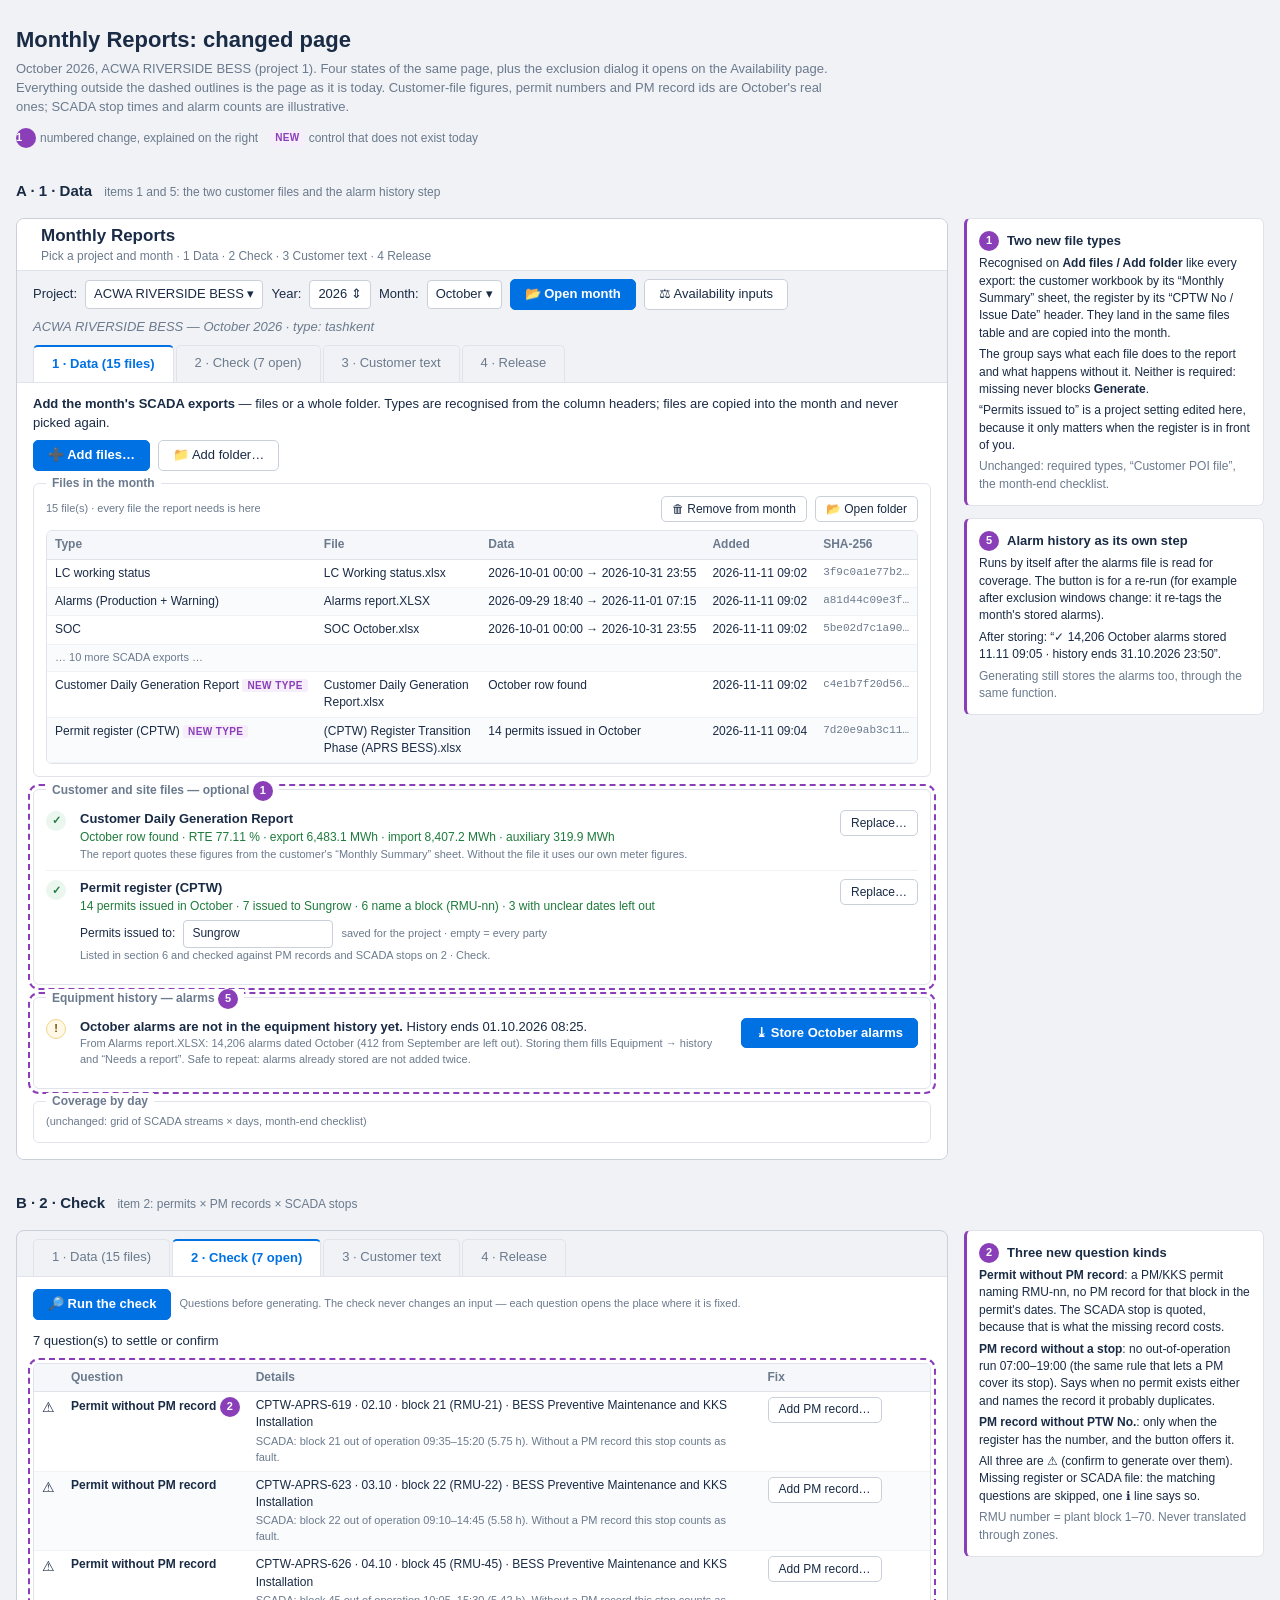
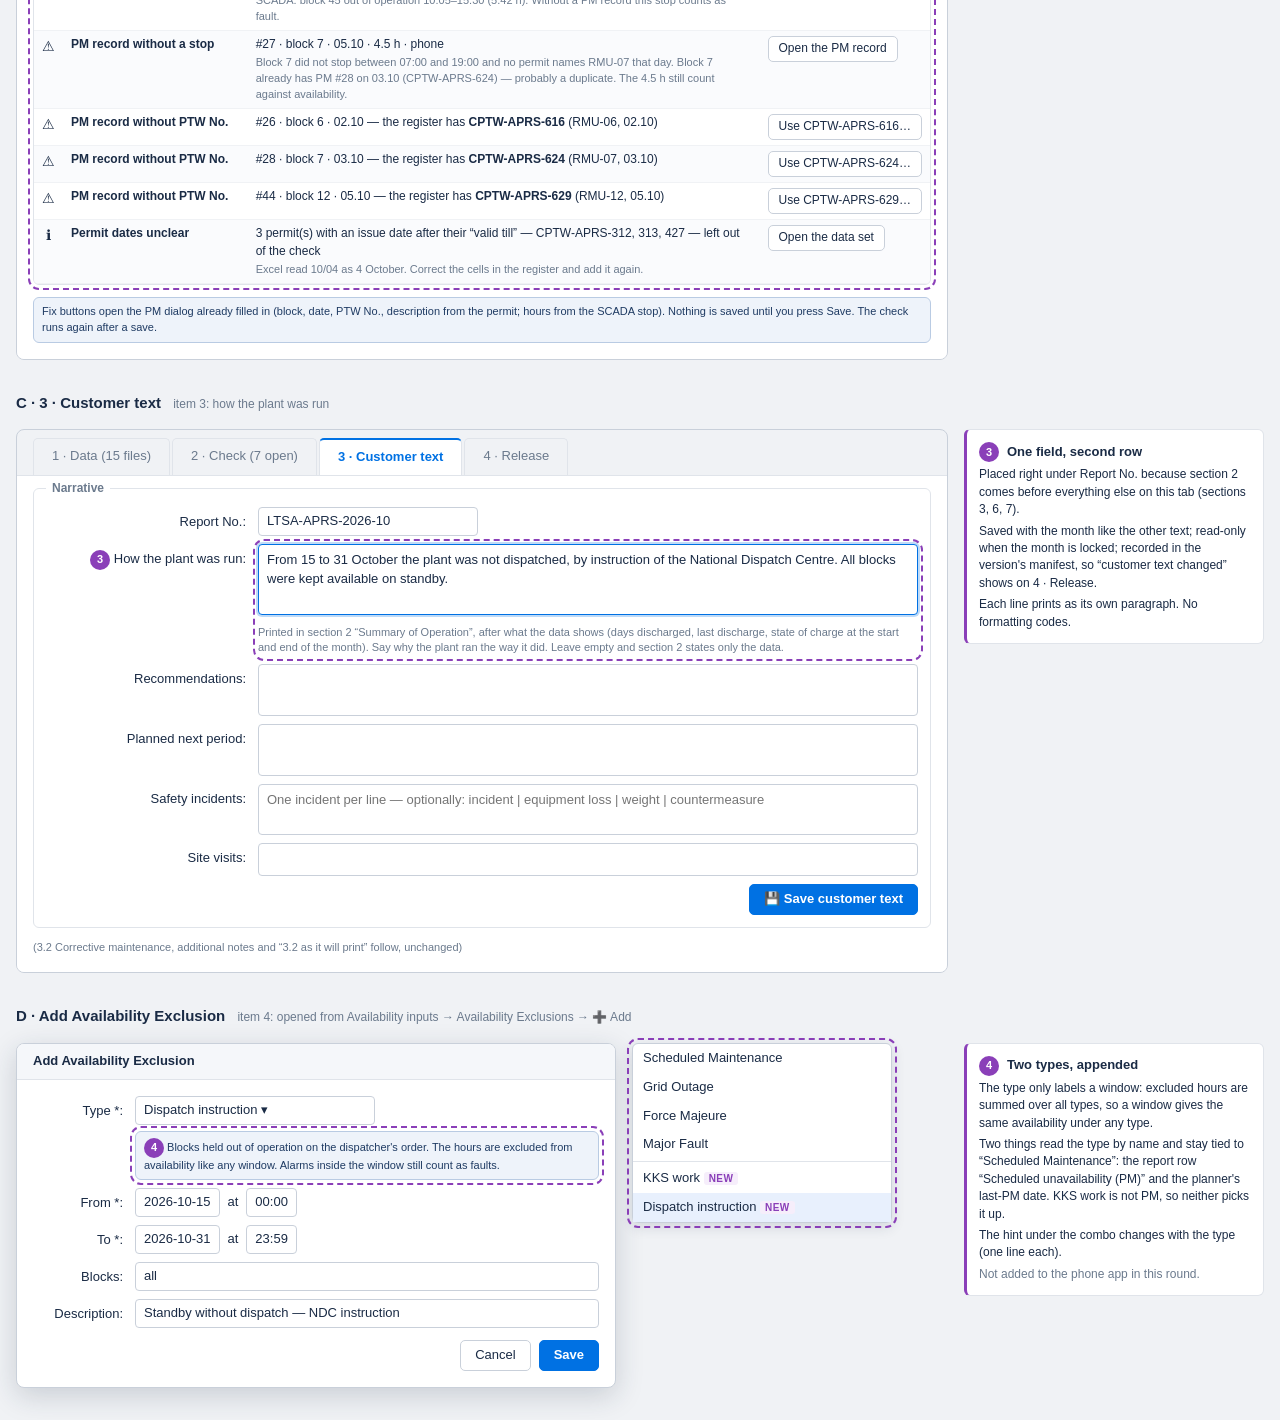
<file: docs/mockups/monthly_reports_page.html>
<!doctype html>
<html lang="en">
<head>
<meta charset="utf-8">
<meta name="viewport" content="width=device-width, initial-scale=1">
<title>Monthly Reports Mock-up</title>
<style>
/* Tokens: the app's palette from ui/style.py and ui/monthly_reports_page.py.
   Annotation colour (--note) is not part of the app UI; it marks what changes. */
:root {
  --bg: #F0F2F5;          /* page background */
  --surface: #FFFFFF;     /* group boxes, tables */
  --head: #F5F7FA;        /* table header, secondary hover */
  --navy: #1A2B45;        /* primary text, log background */
  --muted: #6B7A8D;       /* secondary text, hints */
  --border: #E0E4EA;
  --border-strong: #C9D0DA;
  --accent: #0071E3;      /* primary action, selected tab */
  --sel: #E8F0FD;         /* row selection */
  --ok: #1E7B3C;          /* text on white, AA */
  --ok-bg: #EAF6EE;
  --warn-bg: #FFF8E6; --warn-bd: #F0D58C; --warn-tx: #6B4E00;
  --crit-bg: #FFF4F4; --crit-bd: #F3C9C9; --crit-tx: #9B2C2C;
  --info-bg: #EEF3FA; --info-bd: #B9CBE3; --info-tx: #1F3B63;
  --note: #8A3FB8;        /* annotation only */
  --note-bg: #F6EEFB;
  --r-sm: 4px; --r-md: 6px; --r-lg: 8px;
  --s1: 4px; --s2: 8px; --s3: 12px; --s4: 16px; --s5: 24px; --s6: 32px;
  --f-xs: 11px; --f-sm: 12px; --f-md: 13px; --f-lg: 17px; --f-xl: 22px;
}
@media (prefers-color-scheme: dark) {
  :root:not([data-theme="light"]) {
    --bg: #11161E; --surface: #1A212C; --head: #212A37; --navy: #E6EBF2; --muted: #9AA8BA;
    --border: #2C3644; --border-strong: #3A4656; --accent: #4C9BFF; --sel: #1E3350;
    --ok: #6FD08F; --ok-bg: #16301F;
    --warn-bg: #2E2614; --warn-bd: #6B5520; --warn-tx: #F2D48A;
    --crit-bg: #321A1A; --crit-bd: #6A2E2E; --crit-tx: #F2A9A9;
    --info-bg: #17243A; --info-bd: #31476A; --info-tx: #B8CDEB;
    --note: #D29BF5; --note-bg: #2A1D35;
  }
}
:root[data-theme="dark"] {
  --bg: #11161E; --surface: #1A212C; --head: #212A37; --navy: #E6EBF2; --muted: #9AA8BA;
  --border: #2C3644; --border-strong: #3A4656; --accent: #4C9BFF; --sel: #1E3350;
  --ok: #6FD08F; --ok-bg: #16301F;
  --warn-bg: #2E2614; --warn-bd: #6B5520; --warn-tx: #F2D48A;
  --crit-bg: #321A1A; --crit-bd: #6A2E2E; --crit-tx: #F2A9A9;
  --info-bg: #17243A; --info-bd: #31476A; --info-tx: #B8CDEB;
  --note: #D29BF5; --note-bg: #2A1D35;
}
* { box-sizing: border-box; }
body {
  margin: 0; background: var(--bg); color: var(--navy);
  font: var(--f-md)/1.45 "Segoe UI", Inter, Arial, sans-serif;
}
.doc { max-width: 1320px; margin: 0 auto; padding: var(--s5) var(--s4) var(--s6); }
.doc > header h1 { font-size: var(--f-xl); margin: 0 0 var(--s1); }
.doc > header p { margin: 0; color: var(--muted); max-width: 820px; }
.legend { display: flex; flex-wrap: wrap; gap: var(--s3); margin-top: var(--s3); font-size: var(--f-sm); color: var(--muted); }
.legend span { display: inline-flex; align-items: center; gap: var(--s1); }

.screen { display: grid; grid-template-columns: minmax(0, 1fr) 300px; gap: var(--s4); margin-top: var(--s6); }
.screen > h2 { grid-column: 1 / -1; font-size: 15px; margin: 0; }
.screen > h2 small { font-weight: normal; color: var(--muted); font-size: var(--f-sm); margin-left: var(--s2); }
@media (max-width: 980px) { .screen { grid-template-columns: minmax(0, 1fr); } }

/* the app window */
.win { background: var(--bg); border: 1px solid var(--border-strong); border-radius: var(--r-lg); overflow: hidden; min-width: 0; }
.ph { background: var(--surface); border-bottom: 1px solid var(--border); height: 52px; display: flex; flex-direction: column; justify-content: center; padding: 0 var(--s5); }
.ph b { font-size: var(--f-lg); }
.ph span { font-size: var(--f-sm); color: var(--muted); }
.bar { display: flex; flex-wrap: wrap; align-items: center; gap: var(--s2); padding: var(--s2) var(--s4); }
.bar .meta { color: var(--muted); font-style: italic; }
.ctl { background: var(--surface); border: 1px solid var(--border-strong); border-radius: var(--r-sm); padding: 4px 8px; min-height: 28px; display: inline-flex; align-items: center; gap: var(--s1); white-space: nowrap; }
.btn { border-radius: 5px; padding: 5px 14px; min-height: 30px; font: inherit; display: inline-flex; align-items: center; gap: 6px; white-space: nowrap; cursor: default; }
.btn.p { background: var(--accent); color: #fff; border: 1px solid var(--accent); font-weight: 600; }
.btn.s { background: var(--surface); color: var(--navy); border: 1px solid var(--border-strong); }
.btn.sm { padding: 3px 10px; min-height: 26px; font-size: var(--f-sm); }
.tabs { display: flex; gap: 2px; padding: 0 var(--s4); border-bottom: 1px solid var(--border); overflow-x: auto; scrollbar-width: none; }
.tabs::-webkit-scrollbar { display: none; }
table.files td { white-space: nowrap; }
table.files td:nth-child(2) { white-space: normal; min-width: 160px; }
.tab { padding: 8px 18px; border: 1px solid var(--border); border-bottom: none; border-radius: 5px 5px 0 0; color: var(--muted); background: var(--bg); white-space: nowrap; }
.tab.on { background: var(--surface); color: var(--accent); font-weight: 700; border-top: 2px solid var(--accent); }
.pane { background: var(--surface); padding: var(--s3) var(--s4) var(--s4); display: grid; grid-template-columns: minmax(0, 1fr); gap: var(--s3); }
.pane > * { min-width: 0; }
.grp { border: 1px solid var(--border); border-radius: var(--r-md); padding: var(--s3); position: relative; }
.grp > .gt { position: absolute; top: -9px; left: 12px; background: var(--surface); padding: 0 6px; font-size: var(--f-sm); font-weight: 700; color: var(--muted); }
.row { display: flex; flex-wrap: wrap; align-items: center; gap: var(--s2); }
.grow { flex: 1 1 auto; min-width: 0; }
.hint { font-size: var(--f-xs); color: var(--muted); }
.box { border-radius: var(--r-md); padding: 6px 8px; font-size: var(--f-xs); border: 1px solid; }
.box.warn { background: var(--warn-bg); border-color: var(--warn-bd); color: var(--warn-tx); }
.box.crit { background: var(--crit-bg); border-color: var(--crit-bd); color: var(--crit-tx); }
.box.info { background: var(--info-bg); border-color: var(--info-bd); color: var(--info-tx); }

table { border-collapse: collapse; width: 100%; font-size: var(--f-sm); }
th { background: var(--head); color: var(--muted); font-weight: 600; text-align: left; padding: 5px 8px; border-bottom: 1px solid var(--border); white-space: nowrap; }
td { padding: 5px 8px; border-bottom: 1px solid var(--bg); vertical-align: top; }
tr.alt td { background: color-mix(in srgb, var(--head) 50%, var(--surface)); }
td.num { text-align: right; font-variant-numeric: tabular-nums; }
.tw { border: 1px solid var(--border); border-radius: var(--r-md); overflow-x: auto; }
.mono { font-family: Consolas, monospace; font-size: var(--f-xs); color: var(--muted); }

/* the new customer-file rows */
.cf { display: grid; grid-template-columns: 22px minmax(0, 1fr) auto; gap: var(--s1) var(--s3); padding: var(--s2) 0; border-top: 1px solid var(--bg); align-items: start; }
.cf:first-of-type { border-top: none; }
.cf .ico { width: 20px; height: 20px; border-radius: 50%; display: grid; place-items: center; font-size: 11px; font-weight: 700; margin-top: 1px; }
.cf .ico.ok { background: var(--ok-bg); color: var(--ok); }
.cf .ico.no { background: var(--head); color: var(--muted); border: 1px dashed var(--border-strong); }
.cf .name { font-weight: 600; }
.cf .state { font-size: var(--f-sm); }
.cf .state.ok { color: var(--ok); }
.cf .acts { display: flex; gap: var(--s2); flex-wrap: wrap; justify-content: flex-end; }
.inline { display: inline-flex; align-items: center; gap: var(--s2); font-size: var(--f-sm); margin-top: var(--s1); }

/* check table */
.sev { font-size: 14px; width: 28px; text-align: center; }
.qt { font-weight: 600; white-space: nowrap; }
.fix { white-space: nowrap; width: 1%; }
.why { color: var(--muted); font-size: var(--f-xs); display: block; margin-top: 2px; }

textarea { width: 100%; font: inherit; color: var(--navy); background: var(--surface); border: 1px solid var(--border-strong); border-radius: var(--r-sm); padding: 6px 8px; resize: none; }
textarea.focus { border-color: var(--accent); box-shadow: 0 0 0 2px color-mix(in srgb, var(--accent) 25%, transparent); }
.form { display: grid; grid-template-columns: 200px minmax(0, 1fr); gap: var(--s2) var(--s3); align-items: start; }
.form > label { text-align: right; padding-top: 6px; }
@media (max-width: 640px) { .form { grid-template-columns: minmax(0, 1fr); } .form > label { text-align: left; padding-top: 0; } }

/* dialog */
.dlg { max-width: 600px; background: var(--surface); border: 1px solid var(--border-strong); border-radius: var(--r-lg); box-shadow: 0 8px 28px rgba(26,43,69,.18); overflow: hidden; }
.dlg .tb { background: var(--head); border-bottom: 1px solid var(--border); padding: 8px var(--s4); font-weight: 600; }
.dlg .bd { padding: var(--s4); display: grid; gap: var(--s3); }
.menu { border: 1px solid var(--border-strong); border-radius: var(--r-sm); background: var(--surface); box-shadow: 0 4px 14px rgba(26,43,69,.14); width: 260px; font-size: var(--f-md); }
.menu div { padding: 5px 10px; }
.menu .sep { border-top: 1px solid var(--border); padding: 0; margin: 2px 0; }
.menu .on { background: var(--sel); }

/* annotations */
.pin { display: inline-grid; place-items: center; width: 20px; height: 20px; border-radius: 50%; background: var(--note); color: #fff; font-size: 11px; font-weight: 700; flex: none; vertical-align: middle; }
.new { outline: 2px dashed var(--note); outline-offset: 3px; border-radius: var(--r-md); }
.tag { font-size: 10px; font-weight: 700; letter-spacing: .04em; color: var(--note); background: var(--note-bg); border-radius: 3px; padding: 1px 5px; text-transform: uppercase; }
aside.notes { display: grid; gap: var(--s3); align-content: start; }
aside.notes .n { background: var(--surface); border: 1px solid var(--border); border-left: 3px solid var(--note); border-radius: var(--r-md); padding: var(--s3); font-size: var(--f-sm); }
aside.notes .n h3 { margin: 0 0 var(--s1); font-size: var(--f-md); display: flex; gap: var(--s2); align-items: center; }
aside.notes .n p { margin: var(--s1) 0 0; }
aside.notes .n .keep { color: var(--muted); }
@media (max-width: 640px) { .cf { grid-template-columns: 22px minmax(0, 1fr); } .cf .acts { grid-column: 2; justify-content: flex-start; } }
</style>
</head>
<body>
<div class="doc">
<header>
  <h1>Monthly Reports: changed page</h1>
  <p>October 2026, ACWA RIVERSIDE BESS (project 1). Four states of the same page, plus the exclusion dialog it opens on the Availability page. Everything outside the dashed outlines is the page as it is today. Customer-file figures, permit numbers and PM record ids are October's real ones; SCADA stop times and alarm counts are illustrative.</p>
  <div class="legend">
    <span><span class="pin">1</span> numbered change, explained on the right</span>
    <span><span class="tag">new</span> control that does not exist today</span>
  </div>
</header>

<!-- ═══════════════ Screen A · 1 · Data ═══════════════ -->
<section class="screen">
  <h2>A · 1 · Data <small>items 1 and 5: the two customer files and the alarm history step</small></h2>
  <div class="win">
    <div class="ph"><b>Monthly Reports</b><span>Pick a project and month · 1 Data · 2 Check · 3 Customer text · 4 Release</span></div>
    <div class="bar">
      <span>Project:</span><span class="ctl">ACWA RIVERSIDE BESS ▾</span>
      <span>Year:</span><span class="ctl">2026 ⇕</span>
      <span>Month:</span><span class="ctl">October ▾</span>
      <span class="btn p">📂 Open month</span>
      <span class="btn s">⚖ Availability inputs</span>
      <span class="meta">ACWA RIVERSIDE BESS — October 2026 · type: tashkent</span>
    </div>
    <div class="tabs">
      <span class="tab on">1 · Data (15 files)</span>
      <span class="tab">2 · Check (7 open)</span>
      <span class="tab">3 · Customer text</span>
      <span class="tab">4 · Release</span>
    </div>
    <div class="pane">
      <div class="row">
        <div class="grow"><b>Add the month's SCADA exports</b> — files or a whole folder. Types are recognised from the column headers; files are copied into the month and never picked again.</div>
        <span class="btn p">➕ Add files…</span><span class="btn s">📁 Add folder…</span>
      </div>

      <div class="grp">
        <span class="gt">Files in the month</span>
        <div class="row" style="margin-bottom:8px">
          <span class="hint grow">15 file(s) · every file the report needs is here</span>
          <span class="btn s sm">🗑 Remove from month</span><span class="btn s sm">📂 Open folder</span>
        </div>
        <div class="tw"><table class="files">
          <tr><th>Type</th><th>File</th><th>Data</th><th>Added</th><th>SHA-256</th></tr>
          <tr><td>LC working status</td><td>LC Working status.xlsx</td><td>2026-10-01 00:00 → 2026-10-31 23:55</td><td>2026-11-11 09:02</td><td class="mono">3f9c0a1e77b2…</td></tr>
          <tr class="alt"><td>Alarms (Production + Warning)</td><td>Alarms report.XLSX</td><td>2026-09-29 18:40 → 2026-11-01 07:15</td><td>2026-11-11 09:02</td><td class="mono">a81d44c09e3f…</td></tr>
          <tr><td>SOC</td><td>SOC October.xlsx</td><td>2026-10-01 00:00 → 2026-10-31 23:55</td><td>2026-11-11 09:02</td><td class="mono">5be02d7c1a90…</td></tr>
          <tr class="alt"><td colspan="5" class="hint">… 10 more SCADA exports …</td></tr>
          <tr><td>Customer Daily Generation Report <span class="tag">new type</span></td><td>Customer Daily Generation Report.xlsx</td><td>October row found</td><td>2026-11-11 09:02</td><td class="mono">c4e1b7f20d56…</td></tr>
          <tr class="alt"><td>Permit register (CPTW) <span class="tag">new type</span></td><td>(CPTW) Register Transition Phase (APRS BESS).xlsx</td><td>14 permits issued in October</td><td>2026-11-11 09:04</td><td class="mono">7d20e9ab3c11…</td></tr>
        </table></div>
      </div>

      <div class="grp new">
        <span class="gt">Customer and site files — optional <span class="pin">1</span></span>
        <div class="cf">
          <span class="ico ok">✓</span>
          <div>
            <div class="name">Customer Daily Generation Report</div>
            <div class="state ok">October row found · RTE 77.11 % · export 6,483.1 MWh · import 8,407.2 MWh · auxiliary 319.9 MWh</div>
            <div class="hint">The report quotes these figures from the customer's “Monthly Summary” sheet. Without the file it uses our own meter figures.</div>
          </div>
          <div class="acts"><span class="btn s sm">Replace…</span></div>
        </div>
        <div class="cf">
          <span class="ico ok">✓</span>
          <div>
            <div class="name">Permit register (CPTW)</div>
            <div class="state ok">14 permits issued in October · 7 issued to Sungrow · 6 name a block (RMU-nn) · 3 with unclear dates left out</div>
            <div class="inline"><label for="itd" style="white-space:nowrap">Permits issued to:</label><span class="ctl" id="itd" style="min-width:150px">Sungrow</span><span class="hint">saved for the project · empty = every party</span></div>
            <div class="hint">Listed in section 6 and checked against PM records and SCADA stops on 2 · Check.</div>
          </div>
          <div class="acts"><span class="btn s sm">Replace…</span></div>
        </div>
      </div>

      <div class="grp new">
        <span class="gt">Equipment history — alarms <span class="pin">5</span></span>
        <div class="cf">
          <span class="ico" style="background:var(--warn-bg);color:var(--warn-tx);border:1px solid var(--warn-bd)">!</span>
          <div>
            <div><b>October alarms are not in the equipment history yet.</b> History ends 01.10.2026 08:25.</div>
            <div class="hint">From Alarms report.XLSX: 14,206 alarms dated October (412 from September are left out). Storing them fills Equipment → history and “Needs a report”. Safe to repeat: alarms already stored are not added twice.</div>
          </div>
          <div class="acts"><span class="btn p">⤓ Store October alarms</span></div>
        </div>
      </div>

      <div class="grp">
        <span class="gt">Coverage by day</span>
        <div class="hint">(unchanged: grid of SCADA streams × days, month-end checklist)</div>
      </div>
    </div>
  </div>
  <aside class="notes">
    <div class="n"><h3><span class="pin">1</span>Two new file types</h3>
      <p>Recognised on <b>Add files / Add folder</b> like every export: the customer workbook by its “Monthly Summary” sheet, the register by its “CPTW No / Issue Date” header. They land in the same files table and are copied into the month.</p>
      <p>The group says what each file does to the report and what happens without it. Neither is required: missing never blocks <b>Generate</b>.</p>
      <p>“Permits issued to” is a project setting edited here, because it only matters when the register is in front of you.</p>
      <p class="keep">Unchanged: required types, “Customer POI file”, the month-end checklist.</p></div>
    <div class="n"><h3><span class="pin">5</span>Alarm history as its own step</h3>
      <p>Runs by itself after the alarms file is read for coverage. The button is for a re-run (for example after exclusion windows change: it re-tags the month's stored alarms).</p>
      <p>After storing: “✓ 14,206 October alarms stored 11.11 09:05 · history ends 31.10.2026 23:50”.</p>
      <p class="keep">Generating still stores the alarms too, through the same function.</p></div>
  </aside>
</section>

<!-- ═══════════════ Screen B · 2 · Check ═══════════════ -->
<section class="screen">
  <h2>B · 2 · Check <small>item 2: permits × PM records × SCADA stops</small></h2>
  <div class="win">
    <div class="tabs" style="padding-top:8px">
      <span class="tab">1 · Data (15 files)</span>
      <span class="tab on">2 · Check (7 open)</span>
      <span class="tab">3 · Customer text</span>
      <span class="tab">4 · Release</span>
    </div>
    <div class="pane">
      <div class="row"><span class="btn p">🔎 Run the check</span><span class="hint grow">Questions before generating. The check never changes an input — each question opens the place where it is fixed.</span></div>
      <div>7 question(s) to settle or confirm</div>
      <div class="tw new"><table>
        <tr><th></th><th>Question</th><th>Details</th><th>Fix</th></tr>
        <tr><td class="sev">⚠</td><td class="qt">Permit without PM record <span class="pin">2</span></td>
          <td>CPTW-APRS-619 · 02.10 · block 21 (RMU-21) · BESS Preventive Maintenance and KKS Installation
            <span class="why">SCADA: block 21 out of operation 09:35–15:20 (5.75 h). Without a PM record this stop counts as fault.</span></td>
          <td class="fix"><span class="btn s sm">Add PM record…</span></td></tr>
        <tr class="alt"><td class="sev">⚠</td><td class="qt">Permit without PM record</td>
          <td>CPTW-APRS-623 · 03.10 · block 22 (RMU-22) · BESS Preventive Maintenance and KKS Installation
            <span class="why">SCADA: block 22 out of operation 09:10–14:45 (5.58 h). Without a PM record this stop counts as fault.</span></td>
          <td class="fix"><span class="btn s sm">Add PM record…</span></td></tr>
        <tr><td class="sev">⚠</td><td class="qt">Permit without PM record</td>
          <td>CPTW-APRS-626 · 04.10 · block 45 (RMU-45) · BESS Preventive Maintenance and KKS Installation
            <span class="why">SCADA: block 45 out of operation 10:05–15:30 (5.42 h). Without a PM record this stop counts as fault.</span></td>
          <td class="fix"><span class="btn s sm">Add PM record…</span></td></tr>
        <tr class="alt"><td class="sev">⚠</td><td class="qt">PM record without a stop</td>
          <td>#27 · block 7 · 05.10 · 4.5 h · phone
            <span class="why">Block 7 did not stop between 07:00 and 19:00 and no permit names RMU-07 that day. Block 7 already has PM #28 on 03.10 (CPTW-APRS-624) — probably a duplicate. The 4.5 h still count against availability.</span></td>
          <td class="fix"><span class="btn s sm">Open the PM record</span></td></tr>
        <tr><td class="sev">⚠</td><td class="qt">PM record without PTW No.</td>
          <td>#26 · block 6 · 02.10 — the register has <b>CPTW-APRS-616</b> (RMU-06, 02.10)</td>
          <td class="fix"><span class="btn s sm">Use CPTW-APRS-616…</span></td></tr>
        <tr class="alt"><td class="sev">⚠</td><td class="qt">PM record without PTW No.</td>
          <td>#28 · block 7 · 03.10 — the register has <b>CPTW-APRS-624</b> (RMU-07, 03.10)</td>
          <td class="fix"><span class="btn s sm">Use CPTW-APRS-624…</span></td></tr>
        <tr><td class="sev">⚠</td><td class="qt">PM record without PTW No.</td>
          <td>#44 · block 12 · 05.10 — the register has <b>CPTW-APRS-629</b> (RMU-12, 05.10)</td>
          <td class="fix"><span class="btn s sm">Use CPTW-APRS-629…</span></td></tr>
        <tr class="alt"><td class="sev">ℹ</td><td class="qt">Permit dates unclear</td>
          <td>3 permit(s) with an issue date after their “valid till” — CPTW-APRS-312, 313, 427 — left out of the check
            <span class="why">Excel read 10/04 as 4 October. Correct the cells in the register and add it again.</span></td>
          <td class="fix"><span class="btn s sm">Open the data set</span></td></tr>
      </table></div>
      <div class="box info">Fix buttons open the PM dialog already filled in (block, date, PTW No., description from the permit; hours from the SCADA stop). Nothing is saved until you press Save. The check runs again after a save.</div>
    </div>
  </div>
  <aside class="notes">
    <div class="n"><h3><span class="pin">2</span>Three new question kinds</h3>
      <p><b>Permit without PM record</b>: a PM/KKS permit naming RMU-nn, no PM record for that block in the permit's dates. The SCADA stop is quoted, because that is what the missing record costs.</p>
      <p><b>PM record without a stop</b>: no out-of-operation run 07:00–19:00 (the same rule that lets a PM cover its stop). Says when no permit exists either and names the record it probably duplicates.</p>
      <p><b>PM record without PTW No.</b>: only when the register has the number, and the button offers it.</p>
      <p>All three are ⚠ (confirm to generate over them). Missing register or SCADA file: the matching questions are skipped, one ℹ line says so.</p>
      <p class="keep">RMU number = plant block 1–70. Never translated through zones.</p></div>
  </aside>
</section>

<!-- ═══════════════ Screen C · 3 · Customer text ═══════════════ -->
<section class="screen">
  <h2>C · 3 · Customer text <small>item 3: how the plant was run</small></h2>
  <div class="win">
    <div class="tabs" style="padding-top:8px">
      <span class="tab">1 · Data (15 files)</span>
      <span class="tab">2 · Check (7 open)</span>
      <span class="tab on">3 · Customer text</span>
      <span class="tab">4 · Release</span>
    </div>
    <div class="pane">
      <div class="grp">
        <span class="gt">Narrative</span>
        <div class="form" style="margin-top:6px">
          <label>Report No.:</label><span class="ctl" style="width:220px">LTSA-APRS-2026-10</span>
          <label><span class="pin">3</span>&nbsp;How the plant was run:</label>
          <div class="new">
            <textarea class="focus" rows="3">From 15 to 31 October the plant was not dispatched, by instruction of the National Dispatch Centre. All blocks were kept available on standby.</textarea>
            <div class="hint" style="margin-top:4px">Printed in section 2 “Summary of Operation”, after what the data shows (days discharged, last discharge, state of charge at the start and end of the month). Say why the plant ran the way it did. Leave empty and section 2 states only the data.</div>
          </div>
          <label>Recommendations:</label><textarea rows="2"></textarea>
          <label>Planned next period:</label><textarea rows="2"></textarea>
          <label>Safety incidents:</label><textarea rows="2" placeholder="One incident per line — optionally: incident | equipment loss | weight | countermeasure"></textarea>
          <label>Site visits:</label><textarea rows="1"></textarea>
          <label></label><div class="row"><span class="grow"></span><span class="btn p">💾 Save customer text</span></div>
        </div>
      </div>
      <div class="hint">(3.2 Corrective maintenance, additional notes and “3.2 as it will print” follow, unchanged)</div>
    </div>
  </div>
  <aside class="notes">
    <div class="n"><h3><span class="pin">3</span>One field, second row</h3>
      <p>Placed right under Report No. because section 2 comes before everything else on this tab (sections 3, 6, 7).</p>
      <p>Saved with the month like the other text; read-only when the month is locked; recorded in the version's manifest, so “customer text changed” shows on 4 · Release.</p>
      <p>Each line prints as its own paragraph. No formatting codes.</p></div>
  </aside>
</section>

<!-- ═══════════════ Screen D · exclusion dialog ═══════════════ -->
<section class="screen">
  <h2>D · Add Availability Exclusion <small>item 4: opened from Availability inputs → Availability Exclusions → ➕ Add</small></h2>
  <div style="display:flex;gap:var(--s4);flex-wrap:wrap;align-items:flex-start;min-width:0">
    <div class="dlg">
      <div class="tb">Add Availability Exclusion</div>
      <div class="bd">
        <div class="form" style="grid-template-columns:90px minmax(0,1fr)">
          <label>Type *:</label>
          <div>
            <span class="ctl" style="min-width:240px">Dispatch instruction ▾</span>
            <div class="box info new" style="margin-top:6px"><span class="pin">4</span> Blocks held out of operation on the dispatcher's order. The hours are excluded from availability like any window. Alarms inside the window still count as faults.</div>
          </div>
          <label>From *:</label><div class="row"><span class="ctl">2026-10-15</span> at <span class="ctl">00:00</span></div>
          <label>To *:</label><div class="row"><span class="ctl">2026-10-31</span> at <span class="ctl">23:59</span></div>
          <label>Blocks:</label><span class="ctl">all</span>
          <label>Description:</label><span class="ctl">Standby without dispatch — NDC instruction</span>
        </div>
        <div class="row"><span class="grow"></span><span class="btn s">Cancel</span><span class="btn p">Save</span></div>
      </div>
    </div>
    <div class="menu new" aria-label="Type list">
      <div>Scheduled Maintenance</div>
      <div>Grid Outage</div>
      <div>Force Majeure</div>
      <div>Major Fault</div>
      <div class="sep"></div>
      <div>KKS work <span class="tag">new</span></div>
      <div class="on">Dispatch instruction <span class="tag">new</span></div>
    </div>
  </div>
  <aside class="notes">
    <div class="n"><h3><span class="pin">4</span>Two types, appended</h3>
      <p>The type only labels a window: excluded hours are summed over all types, so a window gives the same availability under any type.</p>
      <p>Two things read the type by name and stay tied to “Scheduled Maintenance”: the report row “Scheduled unavailability (PM)” and the planner's last-PM date. KKS work is not PM, so neither picks it up.</p>
      <p>The hint under the combo changes with the type (one line each).</p>
      <p class="keep">Not added to the phone app in this round.</p></div>
  </aside>
</section>
</div>
</body>
</html>
</file>
